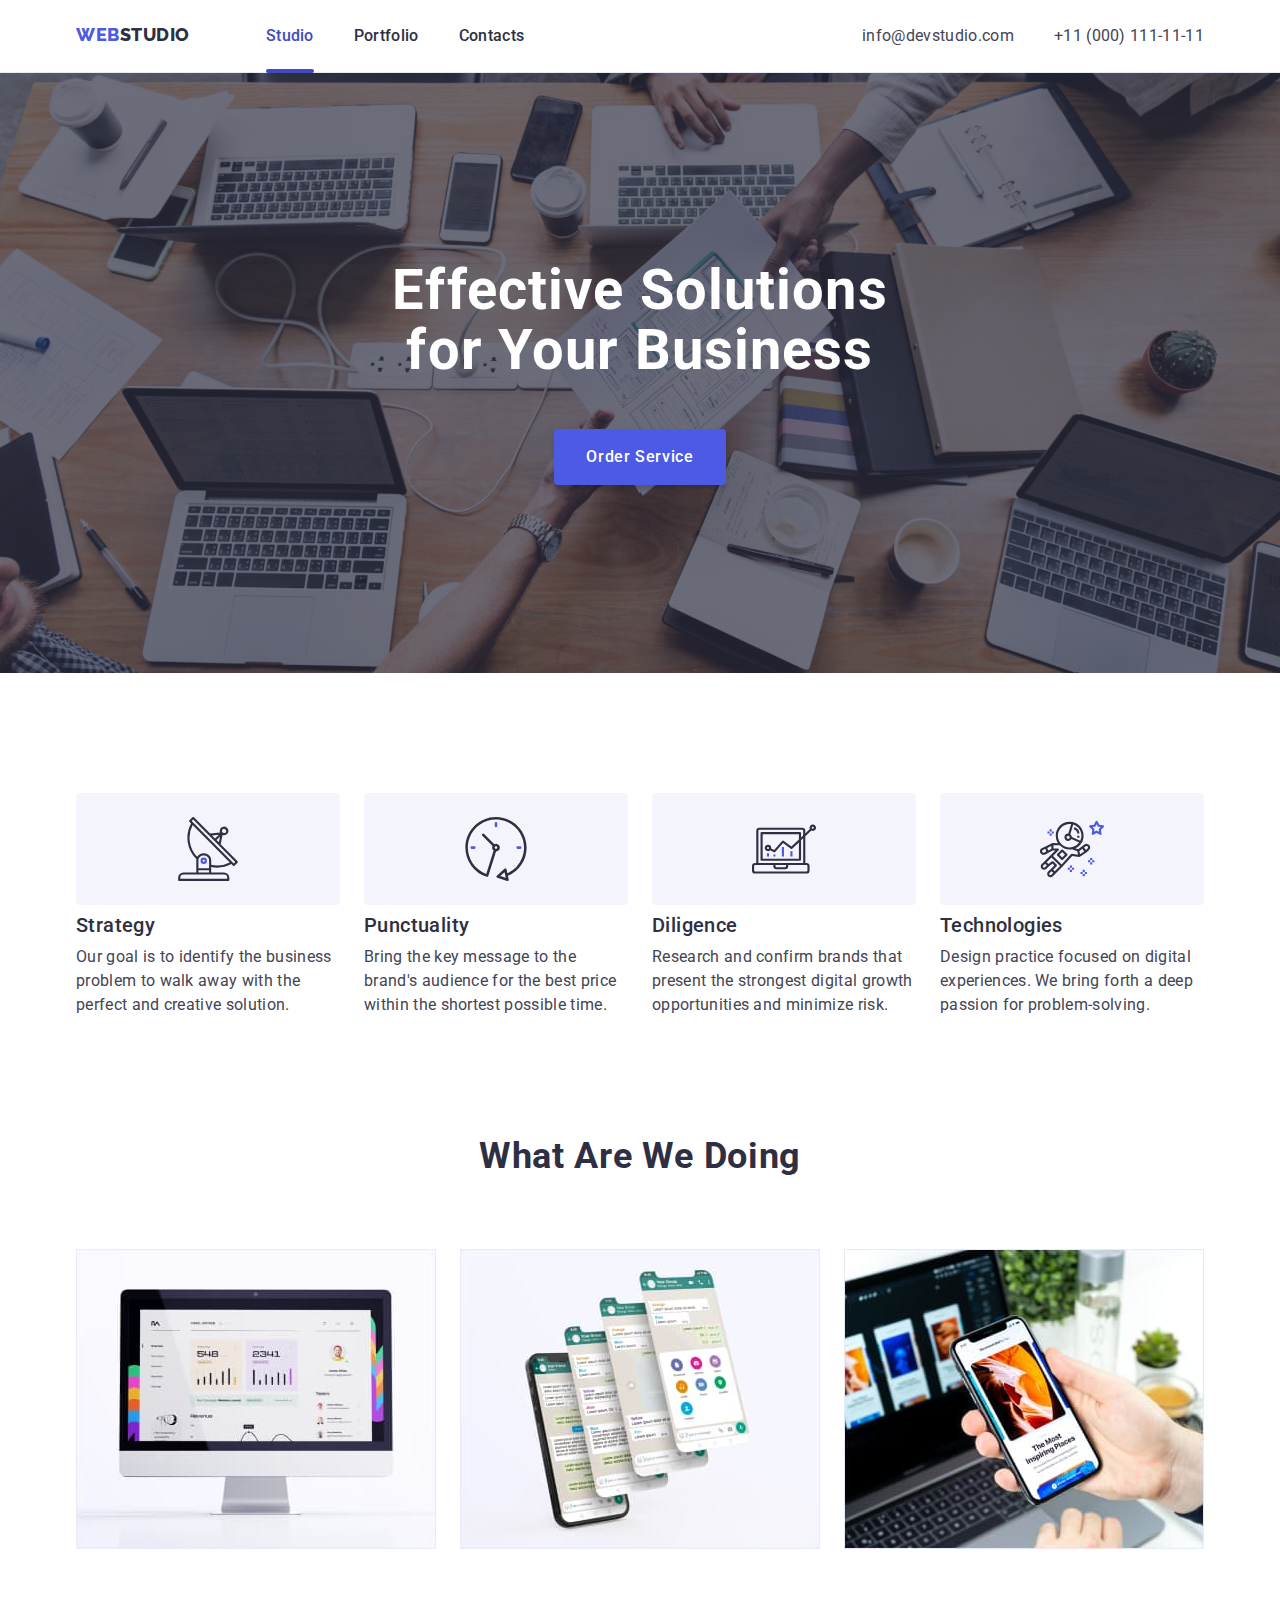
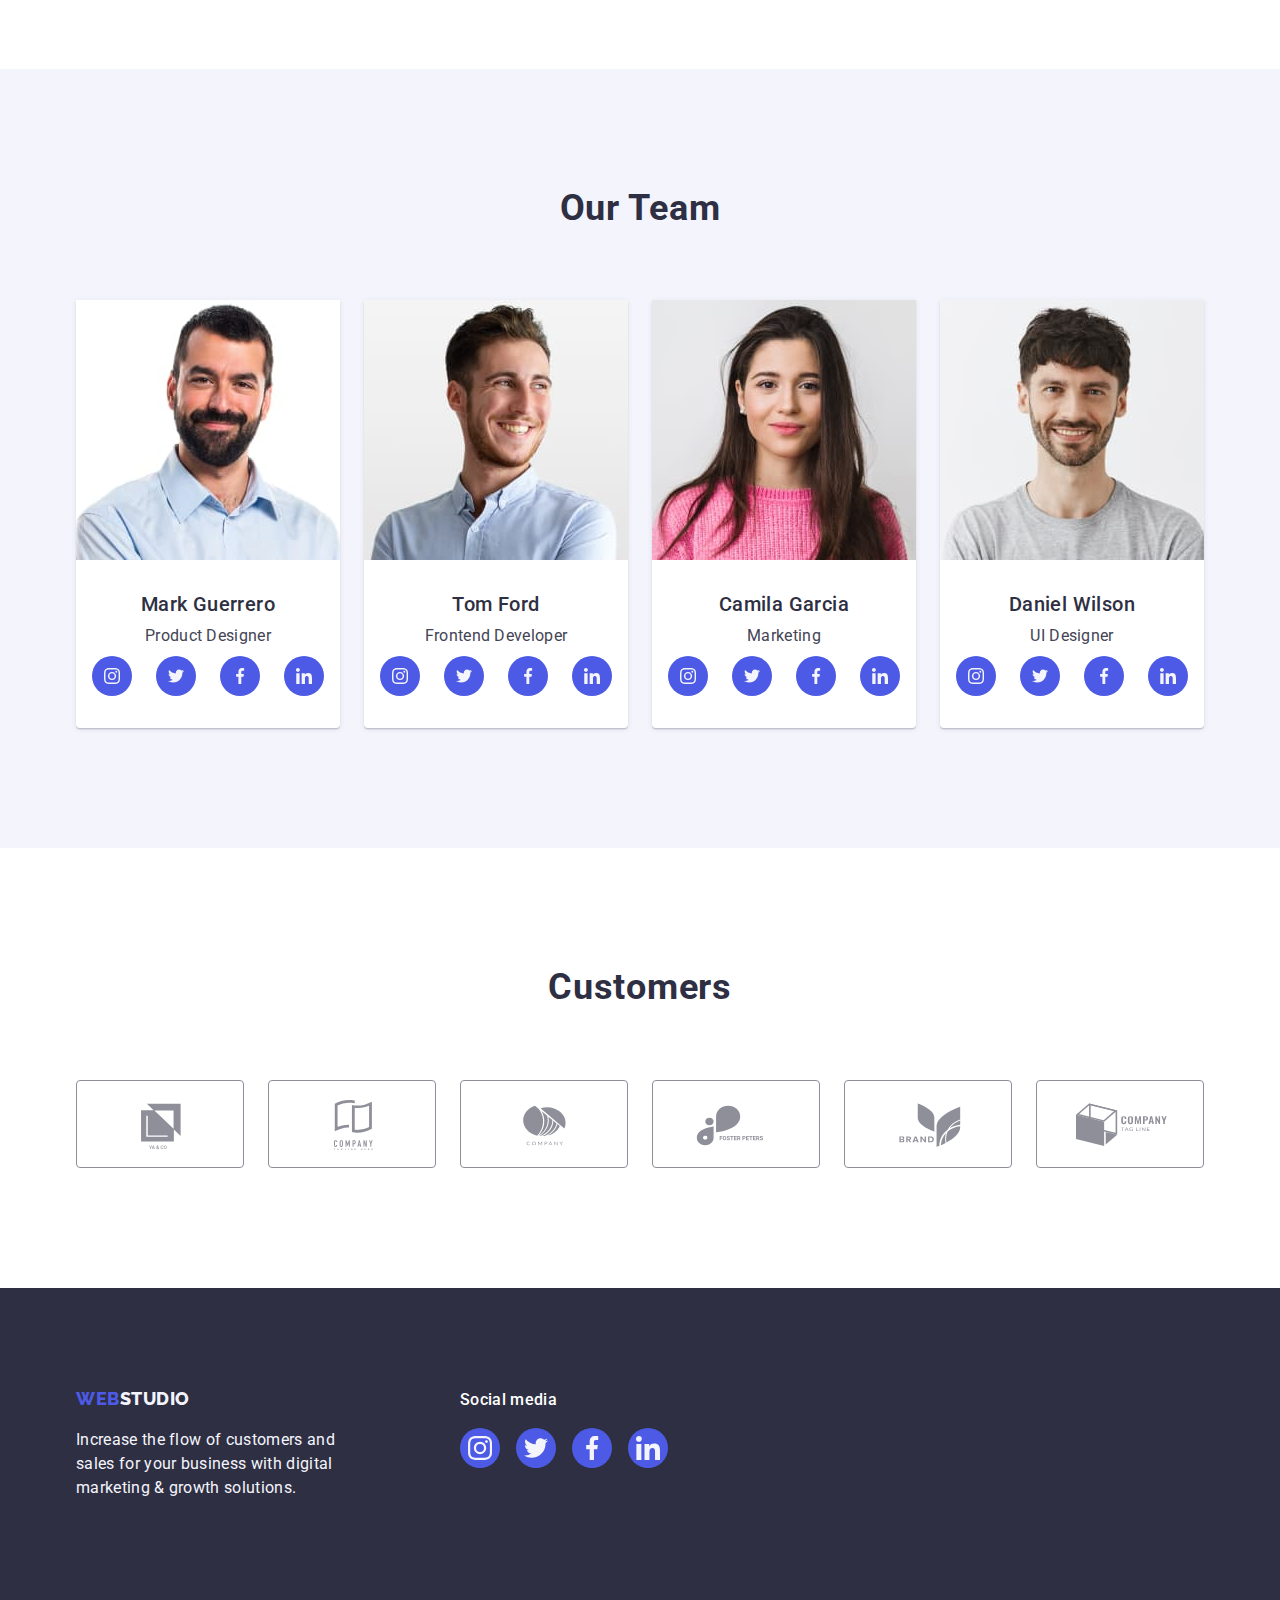
<file: index.html>
<!DOCTYPE html>
<html lang="en">
  <head>
    <meta charset="UTF-8" />
    <meta http-equiv="X-UA-Compatible" content="IE=edge" />
    <meta name="viewport" content="width=device-width, initial-scale=1.0" />
    <title>Web Studio (Version 3.0)</title>
    <link
      rel="stylesheet"
      href="https://cdnjs.cloudflare.com/ajax/libs/modern-normalize/1.0.0/modern-normalize.min.css"
    />
    <link rel="stylesheet" href="./css/styles.css" />
    <link rel="preconnect" href="https://fonts.googleapis.com" />
    <link rel="preconnect" href="https://fonts.gstatic.com" crossorigin />
    <link
      href="https://fonts.googleapis.com/css2?family=Raleway:wght@800&family=Roboto:wght@400;500;700;900&display=swap"
      rel="stylesheet"
    />
  </head>
  <body>
    <!-- Header navigation -->
    <header class="header-section">
      <div class="container header-container">
        <nav class="navigation">
          <a class="logo" href="./index.html"
            >Web<span class="logo-header">Studio</span></a
          >
          <ul class="list menu-list">
            <li class="menu-item">
              <a class="link nav-link nav-line" href="./index.html">Studio</a>
            </li>
            <li class="menu-item">
              <a class="link nav-link" href="./portfolio.html">Portfolio</a>
            </li>
            <li class="menu-item">
              <a class="link nav-link" href="">Contacts</a>
            </li>
          </ul>
        </nav>
        <!-- Contacts -->
        <address class="address">
          <ul class="list menu-list">
            <li class="menu-item">
              <a class="link contact-link" href="mailto:info@devstudio.com"
                >info@devstudio.com</a
              >
            </li>
            <li class="menu-item">
              <a class="link contact-link" href="tel:+110001111111"
                >+11 (000) 111-11-11</a
              >
            </li>
          </ul>
        </address>
      </div>
    </header>
    <main>
      <!-- Hero section -->
      <section class="section hero-section">
        <div class="container hero-container">
          <h1 class="hero-title">Effective Solutions for Your Business</h1>
          <button class="hero-btn" type="button" data-modal-open>
            Order Service
          </button>
        </div>
      </section>
      <!-- Second section -->
      <section class="section">
        <div class="container">
          <h2 hidden class="title visually-hidden">List of possibilities</h2>
          <ul class="list list-possibilities">
            <li class="item">
              <div class="backgroung-icon">
                <svg class="icon-design" height="64" width="64">
                  <use href="./images/icon.svg#icon-antenna"></use>
                </svg>
              </div>
              <h3 class="subtitle">Strategy</h3>
              <p class="text">
                Our goal is to identify the business problem to walk away with
                the perfect and creative solution.
              </p>
            </li>
            <li class="item">
              <div class="backgroung-icon">
                <svg class="icon-design" height="64" width="64">
                  <use href="./images/icon.svg#icon-clock"></use>
                </svg>
              </div>
              <h3 class="subtitle">Punctuality</h3>
              <p class="text">
                Bring the key message to the brand's audience for the best price
                within the shortest possible time.
              </p>
            </li>
            <li class="item">
              <div class="backgroung-icon">
                <svg class="icon-design" height="64" width="64">
                  <use href="./images/icon.svg#icon-diagram"></use>
                </svg>
              </div>
              <h3 class="subtitle">Diligence</h3>
              <p class="text">
                Research and confirm brands that present the strongest digital
                growth opportunities and minimize risk.
              </p>
            </li>
            <li class="item">
              <div class="backgroung-icon">
                <svg class="icon-design" height="64" width="64">
                  <use href="./images/icon.svg#icon-astronaut"></use>
                </svg>
              </div>
              <h3 class="subtitle">Technologies</h3>
              <p class="text">
                Design practice focused on digital experiences. We bring forth a
                deep passion for problem-solving.
              </p>
            </li>
          </ul>
        </div>
      </section>
      <!-- Third section -->
      <section class="section second-section">
        <div class="container">
          <h2 class="title">What are we doing</h2>
          <ul class="list pictures-list">
            <li class="picture">
              <img
                class="hero-img"
                src="./images/studio/computer-screen.jpg"
                alt="White computer"
                width="360"
                height="300"
              />
            </li>
            <li class="picture">
              <img
                class="hero-img"
                src="./images/studio/phone.jpg"
                alt="Сhat on the phone"
                width="360"
                height="300"
              />
            </li>
            <li class="picture">
              <img
                class="hero-img"
                src="./images/studio/phone-in-hand.jpg"
                alt="Phone with program in hand"
                width="360"
                height="300"
              />
            </li>
          </ul>
        </div>
      </section>
      <!-- Fourth section -->
      <section class="team-section section">
        <div class="container">
          <h2 class="title">Our Team</h2>
          <ul class="list list-card">
            <li class="card">
              <img
                src="./images/studio/portrait-mark.jpg"
                alt="Portrait of Mark Guerrero"
                width="264"
                height="260"
              />
              <div class="user">
                <h3 class="subtitle">Mark Guerrero</h3>
                <p class="text">Product Designer</p>
                <ul class="social-list list">
                  <li class="social-item">
                    <a href="" class="social-link link">
                      <svg class="social-icon" height="16" width="16">
                        <use href="./images/icon.svg#icon-instagram"></use>
                      </svg>
                    </a>
                  </li>
                  <li class="social-item">
                    <a href="" class="social-link link">
                      <svg class="social-icon" height="16" width="16">
                        <use href="./images/icon.svg#icon-twitter"></use>
                      </svg>
                    </a>
                  </li>
                  <li class="social-item">
                    <a href="" class="social-link link">
                      <svg class="social-icon" height="16" width="16">
                        <use href="./images/icon.svg#icon-facebook"></use>
                      </svg>
                    </a>
                  </li>
                  <li class="social-item">
                    <a href="" class="social-link link">
                      <svg class="social-icon" height="16" width="16">
                        <use href="./images/icon.svg#icon-linkedin"></use>
                      </svg>
                    </a>
                  </li>
                </ul>
              </div>
            </li>
            <li class="card">
              <img
                src="./images/studio/portrait-tom.jpg"
                alt="Portrait of Tom Ford"
                width="264"
                height="260"
              />
              <div class="user">
                <h3 class="subtitle">Tom Ford</h3>
                <p class="text">Frontend Developer</p>
                <ul class="social-list list">
                  <li class="social-item">
                    <a href="" class="social-link link">
                      <svg class="social-icon" height="16" width="16">
                        <use href="./images/icon.svg#icon-instagram"></use>
                      </svg>
                    </a>
                  </li>
                  <li class="social-item">
                    <a href="" class="social-link link">
                      <svg class="social-icon" height="16" width="16">
                        <use href="./images/icon.svg#icon-twitter"></use>
                      </svg>
                    </a>
                  </li>
                  <li class="social-item">
                    <a href="" class="social-link link">
                      <svg class="social-icon" height="16" width="16">
                        <use href="./images/icon.svg#icon-facebook"></use>
                      </svg>
                    </a>
                  </li>
                  <li class="social-item">
                    <a href="" class="social-link link">
                      <svg class="social-icon" height="16" width="16">
                        <use href="./images/icon.svg#icon-linkedin"></use>
                      </svg>
                    </a>
                  </li>
                </ul>
              </div>
            </li>
            <li class="card">
              <img
                src="./images/studio/portrait-camila.jpg"
                alt="Portrait of Camila Garcia"
                width="264"
                height="260"
              />
              <div class="user">
                <h3 class="subtitle">Camila Garcia</h3>
                <p class="text">Marketing</p>
                <ul class="social-list list">
                  <li class="social-item">
                    <a href="" class="social-link link">
                      <svg class="social-icon" height="16" width="16">
                        <use href="./images/icon.svg#icon-instagram"></use>
                      </svg>
                    </a>
                  </li>
                  <li class="social-item">
                    <a href="" class="social-link link">
                      <svg class="social-icon" height="16" width="16">
                        <use href="./images/icon.svg#icon-twitter"></use>
                      </svg>
                    </a>
                  </li>
                  <li class="social-item">
                    <a href="" class="social-link link">
                      <svg class="social-icon" height="16" width="16">
                        <use href="./images/icon.svg#icon-facebook"></use>
                      </svg>
                    </a>
                  </li>
                  <li class="social-item">
                    <a href="" class="social-link link">
                      <svg class="social-icon" height="16" width="16">
                        <use href="./images/icon.svg#icon-linkedin"></use>
                      </svg>
                    </a>
                  </li>
                </ul>
              </div>
            </li>
            <li class="card">
              <img
                src="./images/studio/portrait-daniel.jpg"
                alt="Portrait of Daniel Wilson"
                width="264"
                height="260"
              />
              <div class="user">
                <h3 class="subtitle">Daniel Wilson</h3>
                <p class="text">UI Designer</p>
                <ul class="social-list list">
                  <li class="social-item">
                    <a href="" class="social-link link">
                      <svg class="social-icon" height="16" width="16">
                        <use href="./images/icon.svg#icon-instagram"></use>
                      </svg>
                    </a>
                  </li>
                  <li class="social-item">
                    <a href="" class="social-link link">
                      <svg class="social-icon" height="16" width="16">
                        <use href="./images/icon.svg#icon-twitter"></use>
                      </svg>
                    </a>
                  </li>
                  <li class="social-item">
                    <a href="" class="social-link link">
                      <svg class="social-icon" height="16" width="16">
                        <use href="./images/icon.svg#icon-facebook"></use>
                      </svg>
                    </a>
                  </li>
                  <li class="social-item">
                    <a href="" class="social-link link">
                      <svg class="social-icon" height="16" width="16">
                        <use href="./images/icon.svg#icon-linkedin"></use>
                      </svg>
                    </a>
                  </li>
                </ul>
              </div>
            </li>
          </ul>
        </div>
      </section>
      <section class="customers section">
        <div class="container">
          <h2 class="title">Customers</h2>
          <ul class="list custom-list">
            <li class="custom-item">
              <a href="" class="custom-link">
                <svg class="custom-logo" height="56" width="104">
                  <use href="./images/icon.svg#icon-logo"></use>
                </svg>
              </a>
            </li>
            <li class="custom-item">
              <a href="" class="custom-link">
                <svg class="custom-logo" height="56" width="104">
                  <use href="./images/icon.svg#icon-logo-1"></use>
                </svg>
              </a>
            </li>
            <li class="custom-item">
              <a href="" class="custom-link">
                <svg class="custom-logo" height="56" width="104">
                  <use href="./images/icon.svg#icon-logo-2"></use>
                </svg>
              </a>
            </li>
            <li class="custom-item">
              <a href="" class="custom-link">
                <svg class="custom-logo" height="56" width="104">
                  <use href="./images/icon.svg#icon-logo-3"></use>
                </svg>
              </a>
            </li>
            <li class="custom-item">
              <a href="" class="custom-link">
                <svg class="custom-logo" height="56" width="104">
                  <use href="./images/icon.svg#icon-logo-4"></use>
                </svg>
              </a>
            </li>
            <li class="custom-item">
              <a href="" class="custom-link">
                <svg class="custom-logo" height="56" width="104">
                  <use href="./images/icon.svg#icon-logo-5"></use>
                </svg>
              </a>
            </li>
          </ul>
        </div>
      </section>
    </main>
    <!-- Footer -->
    <footer class="footer-section section">
      <div class="container footer-container">
        <div class="footer-content">
          <a class="logo footer-link" href="./index.html"
            >Web<span class="logo-footer">Studio</span></a
          >
          <p class="footer-text">
            Increase the flow of customers and sales for your business with
            digital marketing & growth solutions.
          </p>
        </div>
        <div class="footer-content">
          <p class="footer-subtitle">Social media</p>
          <ul class="social-media-list list">
            <li class="footer-socal-media">
              <a href="" class="social-media-link">
                <svg class="social-media-icon" height="24" width="24">
                  <use href="./images/icon.svg#icon-instagram"></use>
                </svg>
              </a>
            </li>
            <li class="footer-socal-media">
              <a href="" class="social-media-link">
                <svg class="social-media-icon" height="24" width="24">
                  <use href="./images/icon.svg#icon-twitter"></use>
                </svg>
              </a>
            </li>
            <li class="footer-socal-media">
              <a href="" class="social-media-link">
                <svg class="social-media-icon" height="24" width="24">
                  <use href="./images/icon.svg#icon-facebook"></use>
                </svg>
              </a>
            </li>
            <li class="footer-socal-media">
              <a href="" class="social-media-link">
                <svg class="social-media-icon" height="24" width="24">
                  <use href="./images/icon.svg#icon-linkedin"></use>
                </svg>
              </a>
            </li>
          </ul>
        </div>
      </div>
    </footer>
    <!--Modal window -->
    <div class="backdrop is-hidden" data-modal>
      <div class="modal">
        <button type="button" class="close-btn-modal" data-modal-close>
          <svg class="close-btn-icon" width="8" height="8">
            <use href="./images/icon.svg#icon-close-btn"></use>
          </svg>
        </button>
      </div>
    </div>
    <script src="./js/modal.js"></script>
  </body>
</html>
</file>
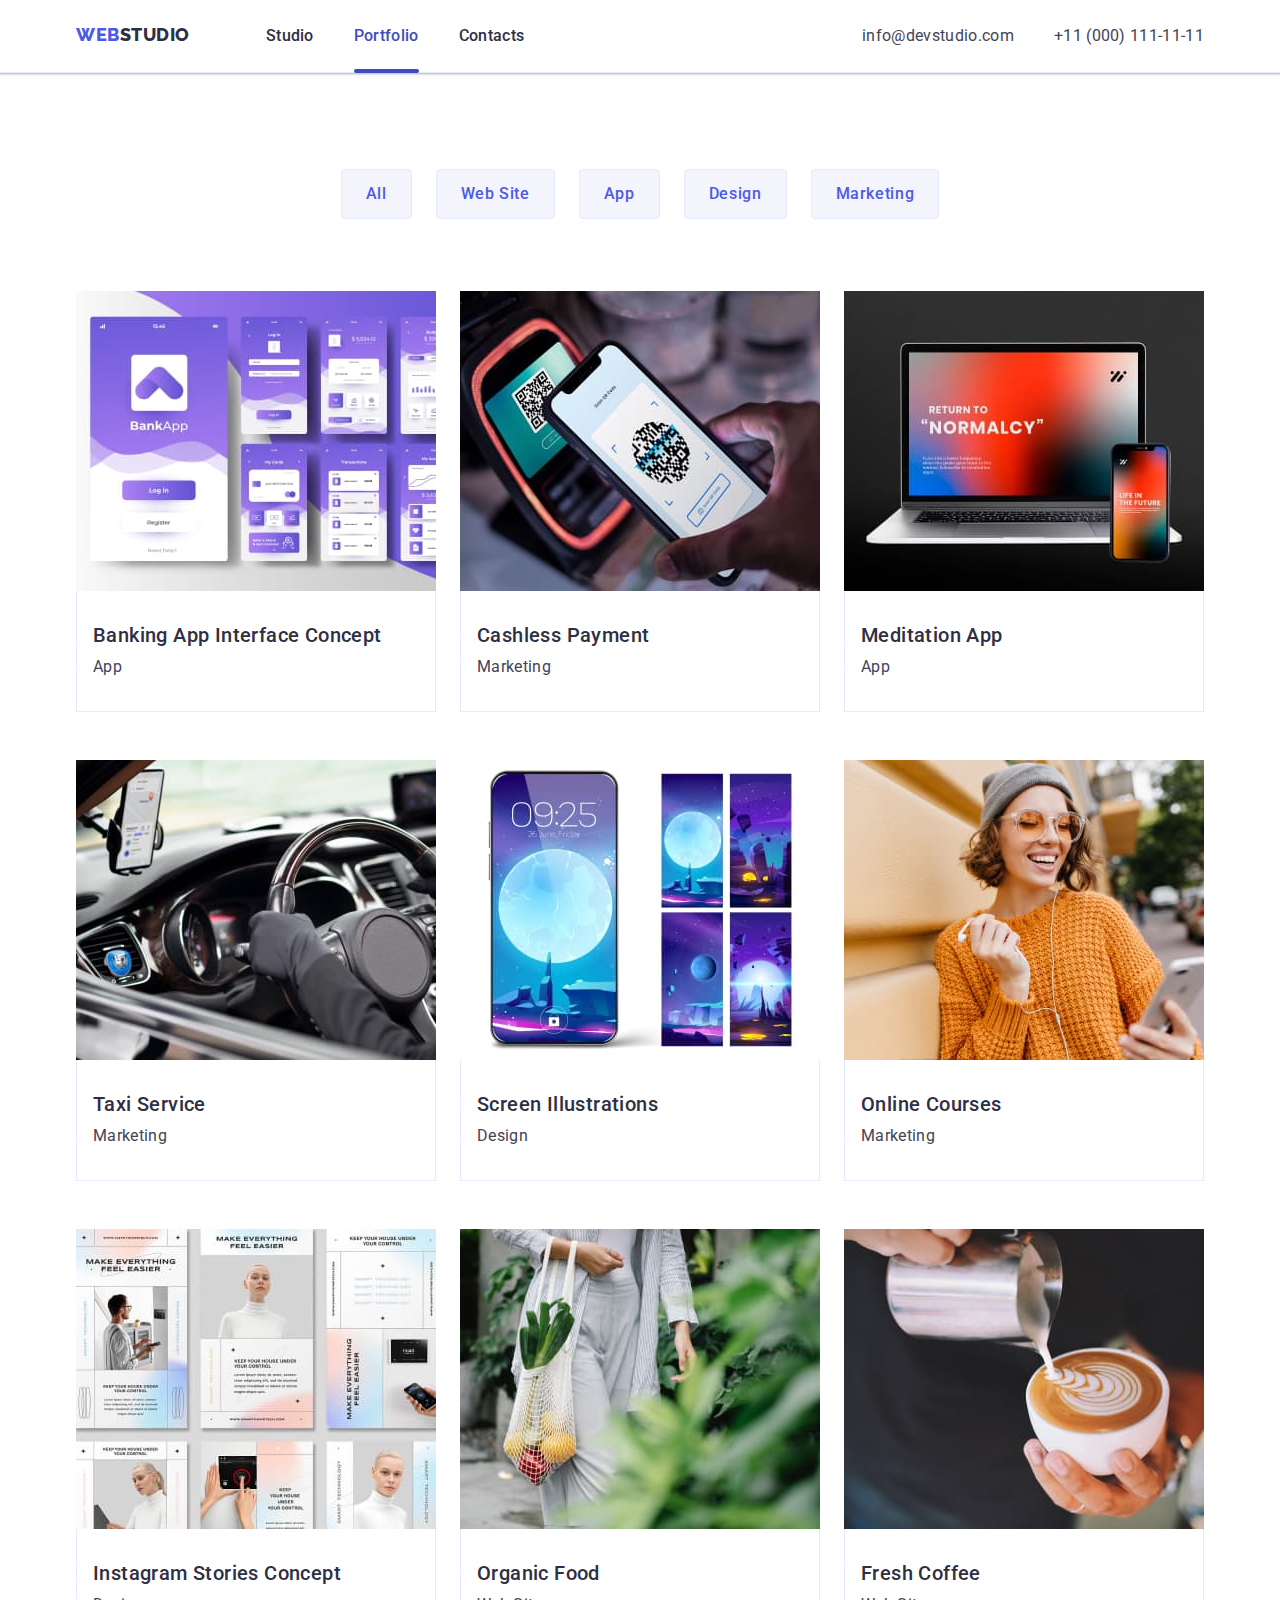
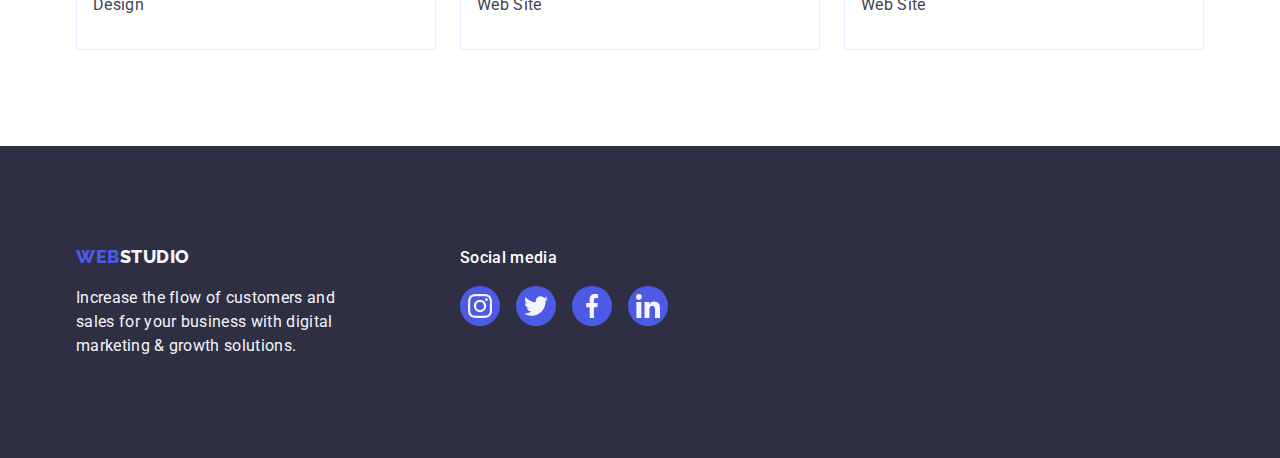
<file: portfolio.html>
<!DOCTYPE html>
<html lang="en">
  <head>
    <meta charset="UTF-8" />
    <meta http-equiv="X-UA-Compatible" content="IE=edge" />
    <meta name="viewport" content="width=device-width, initial-scale=1.0" />
    <title>Web Studio (Version 3.0)</title>
    <link
      rel="stylesheet"
      href="https://cdnjs.cloudflare.com/ajax/libs/modern-normalize/1.0.0/modern-normalize.min.css"
    />
    <link rel="stylesheet" href="./css/styles.css" />
    <link rel="preconnect" href="https://fonts.googleapis.com" />
    <link rel="preconnect" href="https://fonts.gstatic.com" crossorigin />
    <link
      href="https://fonts.googleapis.com/css2?family=Raleway:wght@800&family=Roboto:wght@400;500;700;900&display=swap"
      rel="stylesheet"
    />
  </head>
  <body>
    <!-- Header navigation -->
    <header class="header-section">
      <div class="container header-container">
        <nav class="navigation">
          <a class="logo" href="./index.html"
            >Web<span class="logo-header">Studio</span></a
          >
          <ul class="list menu-list">
            <li class="menu-item">
              <a class="link nav-link" href="./index.html">Studio</a>
            </li>
            <li class="menu-item">
              <a class="link nav-link nav-line" href="./portfolio.html"
                >Portfolio</a
              >
            </li>
            <li class="menu-item">
              <a class="link nav-link" href="">Contacts</a>
            </li>
          </ul>
        </nav>
        <!-- Contacts -->
        <address class="address">
          <ul class="list menu-list">
            <li class="menu-item">
              <a class="link contact-link" href="mailto:info@devstudio.com"
                >info@devstudio.com</a
              >
            </li>
            <li class="menu-item">
              <a class="link contact-link" href="tel:+110001111111"
                >+11 (000) 111-11-11</a
              >
            </li>
          </ul>
        </address>
      </div>
    </header>
    <main>
      <!-- Button list -->
      <section class="section section-portfolio">
        <div class="container">
          <h1 hidden class="visually-hidden">List of possibilities</h1>
          <ul class="list btn-list">
            <li class="btn-item">
              <button class="btn" type="button">All</button>
            </li>
            <li class="btn-item">
              <button class="btn" type="button">Web Site</button>
            </li>
            <li class="btn-item">
              <button class="btn" type="button">App</button>
            </li>
            <li class="btn-item">
              <button class="btn" type="button">Design</button>
            </li>
            <li class="btn-item">
              <button class="btn" type="button">Marketing</button>
            </li>
          </ul>
          <!-- Images list-->
          <ul class="list list-img-card">
            <li class="img-card">
              <a class="link img-link" href="">
                <div class="overlay-box">
                  <img
                    src="./images/portfolio/interface-concept.jpg"
                    alt="Interface concept"
                    width="360"
                    height="300"
                  />
                  <p class="overlay">
                    14 Stylish and User-Friendly App Design Concepts · Task
                    Manager App · Calorie Tracker App · Exotic Fruit Ecommerce
                    App · Cloud Storage App
                  </p>
                </div>
                <div class="desc">
                  <h2 class="subtitle">Banking App Interface Concept</h2>
                  <p class="text">App</p>
                </div>
              </a>
            </li>
            <li class="img-card">
              <a class="link img-link" href="">
                <div class="overlay-box">
                  <img
                    src="./images/portfolio/phone.jpg"
                    alt="Phone payment"
                    width="360"
                    height="300"
                    class="img-background"
                  />
                  <p class="overlay">
                    14 Stylish and User-Friendly App Design Concepts · Task
                    Manager App · Calorie Tracker App · Exotic Fruit Ecommerce
                    App · Cloud Storage App
                  </p>
                </div>
                <div class="desc">
                  <h2 class="subtitle">Cashless Payment</h2>
                  <p class="text">Marketing</p>
                </div>
              </a>
            </li>
            <li class="img-card">
              <a class="link img-link" href="">
                <div class="overlay-box">
                  <img
                    src="./images/portfolio/devices.jpg"
                    alt="Phone and laptop"
                    width="360"
                    height="300"
                    class="img-background"
                  />
                  <p class="overlay">
                    14 Stylish and User-Friendly App Design Concepts · Task
                    Manager App · Calorie Tracker App · Exotic Fruit Ecommerce
                    App · Cloud Storage App
                  </p>
                </div>
                <div class="desc">
                  <h2 class="subtitle">Meditation App</h2>
                  <p class="text">App</p>
                </div>
              </a>
            </li>
            <li class="img-card">
              <a class="link img-link" href="">
                <div class="overlay-box">
                  <img
                    src="./images/portfolio/helm.jpg"
                    alt="Driver and helm"
                    width="360"
                    height="300"
                    class="img-background"
                  />
                  <p class="overlay">
                    14 Stylish and User-Friendly App Design Concepts · Task
                    Manager App · Calorie Tracker App · Exotic Fruit Ecommerce
                    App · Cloud Storage App
                  </p>
                </div>
                <div class="desc">
                  <h2 class="subtitle">Taxi Service</h2>
                  <p class="text">Marketing</p>
                </div>
              </a>
            </li>
            <li class="img-card">
              <a class="link img-link" href="">
                <div class="overlay-box">
                  <img
                    src="./images/portfolio/screen.jpg"
                    alt="Phone screen"
                    width="360"
                    height="300"
                    class="img-background"
                  />
                  <p class="overlay">
                    14 Stylish and User-Friendly App Design Concepts · Task
                    Manager App · Calorie Tracker App · Exotic Fruit Ecommerce
                    App · Cloud Storage App
                  </p>
                </div>
                <div class="desc">
                  <h2 class="subtitle">Screen Illustrations</h2>
                  <p class="text">Design</p>
                </div>
              </a>
            </li>
            <li class="img-card">
              <a class="link img-link" href="">
                <div class="overlay-box">
                  <img
                    src="./images/portfolio/girl.jpg"
                    alt="Girl with phone and headphone"
                    width="360"
                    height="300"
                    class="img-background"
                  />
                  <p class="overlay">
                    14 Stylish and User-Friendly App Design Concepts · Task
                    Manager App · Calorie Tracker App · Exotic Fruit Ecommerce
                    App · Cloud Storage App
                  </p>
                </div>
                <div class="desc">
                  <h2 class="subtitle">Online Courses</h2>
                  <p class="text">Marketing</p>
                </div>
              </a>
            </li>
            <li class="img-card">
              <a class="link img-link" href="">
                <div class="overlay-box">
                  <img
                    src="./images/portfolio/stories-concept.jpg"
                    alt="Stories concept for Instagram"
                    width="360"
                    height="300"
                    class="img-background"
                  />
                  <p class="overlay">
                    14 Stylish and User-Friendly App Design Concepts · Task
                    Manager App · Calorie Tracker App · Exotic Fruit Ecommerce
                    App · Cloud Storage App
                  </p>
                </div>
                <div class="desc">
                  <h2 class="subtitle">Instagram Stories Concept</h2>
                  <p class="text">Design</p>
                </div>
              </a>
            </li>
            <li class="img-card">
              <a class="link img-link" href="">
                <div class="overlay-box">
                  <img
                    src="./images/portfolio/fruits.jpg"
                    alt="Bag with fruits"
                    width="360"
                    height="300"
                    class="img-background"
                  />
                  <p class="overlay">
                    14 Stylish and User-Friendly App Design Concepts · Task
                    Manager App · Calorie Tracker App · Exotic Fruit Ecommerce
                    App · Cloud Storage App
                  </p>
                </div>
                <div class="desc">
                  <h2 class="subtitle">Organic Food</h2>
                  <p class="text">Web Site</p>
                </div>
              </a>
            </li>
            <li class="img-card">
              <a class="link img-link" href="">
                <div class="overlay-box">
                  <img
                    src="./images/portfolio/coffee.jpg"
                    alt="Cup of coffee"
                    width="360"
                    height="300"
                    class="img-background"
                  />
                  <p class="overlay">
                    14 Stylish and User-Friendly App Design Concepts · Task
                    Manager App · Calorie Tracker App · Exotic Fruit Ecommerce
                    App · Cloud Storage App
                  </p>
                </div>
                <div class="desc">
                  <h2 class="subtitle">Fresh Coffee</h2>
                  <p class="text">Web Site</p>
                </div>
              </a>
            </li>
          </ul>
        </div>
      </section>
    </main>
    <!-- Footer -->
    <footer class="footer-section section">
      <div class="container footer-container">
        <div class="footer-content">
          <a class="logo footer-link" href="./index.html"
            >Web<span class="logo-footer">Studio</span></a
          >
          <p class="footer-text">
            Increase the flow of customers and sales for your business with
            digital marketing & growth solutions.
          </p>
        </div>
        <div class="footer-content">
          <p class="footer-subtitle">Social media</p>
          <ul class="social-media-list list">
            <li class="footer-socal-media">
              <a href="" class="social-media-link">
                <svg class="social-media-icon" height="24" width="24">
                  <use href="./images/icon.svg#icon-instagram"></use>
                </svg>
              </a>
            </li>
            <li class="footer-socal-media">
              <a href="" class="social-media-link">
                <svg class="social-media-icon" height="24" width="24">
                  <use href="./images/icon.svg#icon-twitter"></use>
                </svg>
              </a>
            </li>
            <li class="footer-socal-media">
              <a href="" class="social-media-link">
                <svg class="social-media-icon" height="24" width="24">
                  <use href="./images/icon.svg#icon-facebook"></use>
                </svg>
              </a>
            </li>
            <li class="footer-socal-media">
              <a href="" class="social-media-link">
                <svg class="social-media-icon" height="24" width="24">
                  <use href="./images/icon.svg#icon-linkedin"></use>
                </svg>
              </a>
            </li>
          </ul>
        </div>
      </div>
    </footer>
  </body>
</html>
</file>
<file: css/styles.css>
:root {
  --primary-color: #434455;
  --secondary-color: #2e2f42;
  --design-color: #4d5ae5;
  --action-color: #404bbf;
  --white-color: #ffffff;
  --light-background-color: #f4f4fd;
  --light-text-color: #f4f4fd;
  --frame-color: #e7e9fc;
  --primary-text: 'Roboto', sans-serif;
  --secondary-text: 'Raleway', sans-serif;
  --set-gap: 24px;
  --hero-background-color: rgba(46, 47, 66, 0.7);
  --light-slate-border-color: #8e8f99;
  --action-green-color: #31d0aa;
  --customers-icon-color: #afb1b8;
  --background-modal: rgba(46, 47, 66, 0.4);
  --modal-color: #fcfcfc;
  --transition-duration: 250ms;
  --transition-timing-function: cubic-bezier(0.4, 0, 0.2, 1);
}

/* Body */
body {
  color: var(--primary-color);
  font-size: 16px;
  font-family: var(--primary-text);
  line-height: 1.5;
  letter-spacing: 0.02em;
  background-color: var(--white-color);
}

/* Reset start */
h1,
h2,
h3,
p {
  margin-top: 0;
  margin-bottom: 0;
}

img {
  display: block;
  max-width: 100%;
  height: auto;
}

button {
  cursor: pointer;
}

.link {
  text-decoration: none;
}

.list {
  list-style-type: none;
  margin: 0;
  padding: 0;
}
/* Reset end */

/* Container */
.container {
  width: 1158px;
  margin-left: auto;
  margin-right: auto;
  padding-left: 15px;
  padding-right: 15px;
}

/* Section */
.section {
  padding-top: 120px;
  padding-right: 0;
  padding-bottom: 120px;
  padding-left: 0;
}

/* Header */
.header-container {
  display: flex;
  align-items: center;
  justify-content: space-between;
}

.header-section {
  border-bottom: 1px solid var(--frame-color);
  max-width: 1440px;
  margin-left: auto;
  margin-right: auto;
  box-shadow: 0px 2px 1px rgba(46, 47, 66, 0.08),
    0px 1px 1px rgba(46, 47, 66, 0.16), 0px 1px 6px rgba(46, 47, 66, 0.08);
}

.navigation {
  display: flex;
  align-items: center;
  margin-right: auto;
}

.logo {
  height: 24px;
  margin-right: 76px;

  font-weight: 800;
  font-size: 18px;
  text-decoration: none;
  line-height: 1.17;
  font-family: var(--secondary-text);
  color: var(--design-color);
  text-transform: uppercase;
  letter-spacing: 0.03em;
}

.logo-header {
  color: var(--secondary-color);
}

.menu-list {
  display: flex;
  align-items: center;
  gap: 40px;
}

.nav-link {
  position: relative;

  display: block;
  padding-top: 24px;
  padding-bottom: 24px;

  font-weight: 500;
  color: var(--secondary-color);

  transition: color var(--transition-duration) var(--transition-timing-function);
}

.nav-link.nav-line {
  color: var(--action-color);
}

.nav-link::after {
  position: absolute;
  bottom: -1px;
  left: 0;

  display: block;
  content: '';
  width: 100%;
  height: 4px;

  transition-property: color, border-radius, background-color;
  transition-duration: var(--transition-duration), var(--transition-duration),
    var(--transition-duration);
  transition-timing-function: var(--transition-timing-function),
    var(--transition-timing-function), var(--transition-timing-function);
}

.contact-link {
  display: block;
  padding-top: 24px;
  padding-bottom: 24px;

  color: var(--primary-color);
  font-style: normal;

  transition: color var(--transition-duration) var(--transition-timing-function);
}

.nav-link:hover,
.nav-link:focus {
  color: var(--action-color);
}

.contact-link:hover,
.contact-link:focus {
  color: var(--action-color);
}

.nav-link.nav-line::after,
.nav-link:hover::after,
.nav-link:focus::after {
  border-radius: 2px;
  background-color: var(--action-color);
}
/* Hero section in studio */
.hero-section {
  background-color: var(--hero-background-color);
  background-image: linear-gradient(
      rgba(46, 47, 66, 0.7),
      rgba(46, 47, 66, 0.7)
    ),
    url('../images/studio/people-office.jpg');
  background-position: center center;
  background-repeat: no-repeat;
  background-size: cover;
  padding: 188px 0;
  max-width: 1440px;
  margin-left: auto;
  margin-right: auto;
}

.hero-container {
  text-align: center;
}

.hero-title {
  margin-top: 0;
  margin-right: auto;
  margin-bottom: 48px;
  margin-left: auto;

  font-weight: 700;
  font-size: 56px;
  line-height: 1.07;
  letter-spacing: 0.02em;
  color: var(--white-color);
  max-width: 496px;
  height: 120px;
}

.hero-btn {
  display: block;
  padding-top: 16px;
  padding-right: 32px;
  padding-bottom: 16px;
  padding-left: 32px;
  min-width: 169px;
  min-height: 56px;
  margin-top: 0;
  margin-right: auto;
  margin-bottom: 0;
  margin-left: auto;

  background-color: var(--design-color);
  border-radius: 4px;
  box-shadow: 0px 4px 4px rgba(0, 0, 0, 0.15);
  font-weight: 500;
  letter-spacing: 0.04em;
  color: var(--white-color);
  font-size: 16px;
  line-height: 1.5;
  border: transparent;

  transition: background-color var(--transition-duration)
      var(--transition-timing-function),
    box-shadow var(--transition-duration) var(--transition-timing-function);
}

.hero-btn:hover {
  background-color: var(--action-color);
  box-shadow: 0px 1px 6px rgba(46, 47, 66, 0.08),
    0px 1px 1px rgba(46, 47, 66, 0.16), 0px 2px 1px rgba(46, 47, 66, 0.08);
}

.hero-btn:focus {
  background-color: var(--action-color);
}

/* All sections  */

.title {
  min-width: 323px;
  margin-bottom: 72px;

  font-weight: 700;
  font-size: 36px;
  line-height: 1.1;
  text-align: center;
  text-transform: capitalize;
  letter-spacing: 0.02em;
  color: var(--secondary-color);
}

.visually-hidden {
  position: absolute;

  width: 1px;
  height: 1px;
  margin: -1px;
  border: 0;
  padding: 0;
  white-space: nowrap;
  clip-path: inset(100%);
  clip: rect(0 0 0 0);
  overflow: hidden;
}

.subtitle {
  margin-bottom: 8px;

  font-weight: 500;
  font-size: 20px;
  line-height: 1.2;
  color: var(--secondary-color);
  letter-spacing: 0.02em;
}

.text {
  color: var(--primary-color);
}

/* Second section */

.second-section {
  padding-top: 0;
}

.list-possibilities {
  display: flex;
  gap: var(--set-gap);
}

.backgroung-icon {
  display: flex;
  align-items: center;
  justify-content: center;
  width: 264px;
  height: 112px;
  margin-bottom: 8px;

  background-color: var(--light-background-color);
  border-radius: 4px;
}

.icon-design {
  height: 64px;
  width: 64px;
}

.item {
  flex-basis: calc((100% - 3 * var(--set-gap)) / 4);
}

/* Third section */
.pictures-list {
  display: flex;
  padding: 0px;
  gap: var(--set-gap);
  margin-top: 72px;
  justify-content: center;
  flex-wrap: wrap;
  max-width: 1128px;
}

.picture {
  flex-basis: calc((100% - 2 * var(--set-gap)) / 3);
}

/*Team section  */
.team-section {
  margin-left: auto;
  margin-right: auto;

  background-color: var(--light-background-color);
}

.list-card {
  display: flex;
  justify-content: center;
  gap: var(--set-gap);
  max-width: 1128px;
}

.card {
  min-height: 380px;
  flex-basis: calc((100% - 3 * var(--set-gap)) / 4);

  border-top-left-radius: 0px;
  border-top-right-radius: 0px;
  border-bottom-right-radius: 4px;
  border-bottom-left-radius: 4px;
  background-color: var(--white-color);
  box-shadow: 0px 1px 6px rgba(46, 47, 66, 0.08),
    0px 1px 1px rgba(46, 47, 66, 0.16), 0px 2px 1px rgba(46, 47, 66, 0.08);
}

.user {
  padding-top: 32px;
  padding-right: 0;
  padding-bottom: 32px;
  padding-left: 0;
  text-align: center;
}

.social-list {
  display: flex;
  gap: 24px;
  margin-top: 8px;
  justify-content: center;
}

.social-link {
  display: flex;
  justify-content: center;
  align-items: center;
  width: 40px;
  height: 40px;

  background-color: var(--design-color);
  border-radius: 50%;
  color: var(--light-text-color);

  transition: background-color var(--transition-duration)
    var(--transition-timing-function);
}

.social-link:hover,
.social-link:focus {
  background-color: var(--action-color);
}

.social-icon {
  width: 16px;
  height: 16px;
  fill: var(--light-text-color);
}

/* Customers section */
.custom-list {
  display: flex;
  align-items: center;
  justify-content: center;
  gap: 24px;
}

.custom-link {
  display: flex;
  align-items: center;
  justify-content: center;
  width: 168px;
  height: 88px;

  border: 1px solid var(--light-slate-border-color);
  border-radius: 4px;
  color: var(--light-slate-border-color);

  transition: border-color var(--transition-duration)
      var(--transition-timing-function),
    color var(--transition-duration) var(--transition-timing-function);
}

.custom-link:hover,
.custom-link:focus {
  border-color: var(--action-color);
  color: var(--action-color);
}

.custom-logo {
  width: 104px;
  height: 54px;
  fill: currentColor;

  transition: fill var(--transition-duration) var(--transition-timing-function);
}

.custom-logo:hover,
.custom-logo:focus {
  fill: var(--action-color);
}

/* Portfolio */
.section-portfolio {
  padding-top: 96px;
  padding-bottom: 96px;
}

.btn-list {
  display: flex;
  align-items: center;
  justify-content: center;
  min-width: 586px;
  margin-bottom: 72px;
  gap: 24px;
}

.btn {
  padding-top: 12px;
  padding-right: 24px;
  padding-bottom: 12px;
  padding-left: 24px;

  color: var(--design-color);
  background-color: var(--light-background-color);
  font-weight: 500;
  border-radius: 4px;
  border: 1px solid var(--frame-color);
  font-size: 16px;
  line-height: 1.5;
  letter-spacing: 0.04em;

  transition: color var(--transition-duration) var(--transition-timing-function),
    background-color var(--transition-duration)
      var(--transition-timing-function),
    border var(--transition-duration) var(--transition-timing-function),
    box-shadow var(--transition-duration) var(--transition-timing-function);
}

.btn:hover,
.btn:focus {
  color: var(--white-color);
  background-color: var(--action-color);
  border: 1px solid transparent;
  box-shadow: 0px 3px 1px rgba(0, 0, 0, 0.1), 0px 2px 1px rgba(0, 0, 0, 0.08),
    0px 2px 2px rgba(0, 0, 0, 0.12);
}

.list-img-card {
  display: flex;
  flex-wrap: wrap;
  row-gap: 48px;
  column-gap: var(--set-gap);
  max-width: 1128px;
}

.img-card {
  flex-basis: calc((100% - 2 * var(--set-gap)) / 3);
}

.img-link {
  display: block;

  transition: box-shadow var(--transition-duration)
      var(--transition-timing-function),
    transform var(--transition-duration) var(--transition-timing-function);
}

.img-link:hover,
.img-link:focus {
  box-shadow: 0px 1px 6px rgba(46, 47, 66, 0.08),
    0px 1px 1px rgba(46, 47, 66, 0.16), 0px 2px 1px rgba(46, 47, 66, 0.08);
  transform: translate(0, 0);
}

.img-link:hover .overlay,
.img-link:focus .overlay {
  transform: translate(0, 0);
}

.overlay-box {
  position: relative;
  overflow: hidden;
}

.overlay {
  position: absolute;
  left: 0;
  top: 0;
  width: 100%;
  height: 100%;
  transform: translate(0, 100%);
  transition: transform var(--transition-duration) linear;

  padding-top: 40px;
  padding-left: 32px;
  padding-right: 32px;

  background-color: var(--design-color);
  letter-spacing: 0.02em;
  color: var(--light-text-color);
}

.desc {
  padding-top: 32px;
  padding-right: 16px;
  padding-bottom: 32px;
  padding-left: 16px;

  border: 1px solid var(--frame-color);
  border-top: none;
  background-color: var(--white-color);
}

/* Footer */
.footer-section {
  padding-top: 100px;
  padding-right: 0;
  padding-bottom: 100px;
  padding-left: 0;
  margin-left: auto;
  margin-right: auto;

  background-color: var(--secondary-color);
}

.footer-container {
  display: flex;
  align-items: baseline;
  gap: 120px;
}

.footer-link {
  display: inline-block;
  margin-bottom: 16px;
}

.logo-footer {
  color: var(--light-text-color);
}

.footer-text {
  width: 264px;
  color: var(--light-text-color);
}

.footer-subtitle {
  font-weight: 500;
  letter-spacing: 0.02em;
  color: var(--white-color);
  margin-bottom: 16px;
}

.social-media-list {
  display: flex;
  gap: 16px;
}

.social-media-link {
  display: flex;
  align-items: center;
  justify-content: center;

  width: 40px;
  height: 40px;

  border-radius: 50%;
  background-color: var(--design-color);

  transition: background-color var(--transition-duration)
    var(--transition-timing-function);
}
.social-media-link:hover,
.social-media-link:focus {
  background-color: #31d0aa;
}

.social-media-icon {
  width: 24px;
  height: 24px;
  fill: var(--light-text-color);
}

/* Molal window */
.backdrop {
  position: fixed;
  top: 0%;
  left: 0%;
  z-index: 100;

  width: 100%;
  height: 100%;

  background-color: var(--background-modal);

  transition: visibility var(--transition-duration)
      var(--transition-timing-function),
    opacity var(--transition-duration) var(--transition-timing-function);
}

.backdrop.is-hidden {
  visibility: hidden;
  opacity: 0;
  pointer-events: auto;
}

.modal {
  position: absolute;
  top: 50%;
  left: 50%;
  transform: translate(-50%, -50%) scale(1);
  transition: transform var(--transition-duration)
    var(--transition-timing-function);

  width: 408px;
  height: 584px;

  background-color: var(--modal-color);
  box-shadow: 0px 1px 1px rgba(0, 0, 0, 0.14), 0px 1px 3px rgba(0, 0, 0, 0.12),
    0px 2px 1px rgba(0, 0, 0, 0.2);
  border-radius: 4px;
}

.close-btn-modal {
  position: absolute;
  top: 24px;
  right: 24px;

  display: flex;
  align-items: center;
  justify-content: center;
  width: 24px;
  height: 24px;
  padding-top: 0;
  padding-right: 0;
  padding-bottom: 0;
  padding-left: 0;

  border-radius: 50%;
  background-color: var(--frame-color);
  border: 1px solid rgba(0, 0, 0, 0.1);

  transition: background-color var(--transition-duration)
    var(--transition-timing-function);
}

.close-btn-icon {
  height: 8px;
  width: 8px;

  fill: var(--secondary-color);

  transition: fill var(--transition-duration) var(--transition-timing-function);
}

.close-btn-modal:hover,
.close-btn-modal:focus {
  background-color: var(--action-color);
}

.close-btn-modal:hover .close-btn-icon,
.close-btn-modal:focus .close-btn-icon {
  fill: var(--white-color);
}
</file>
